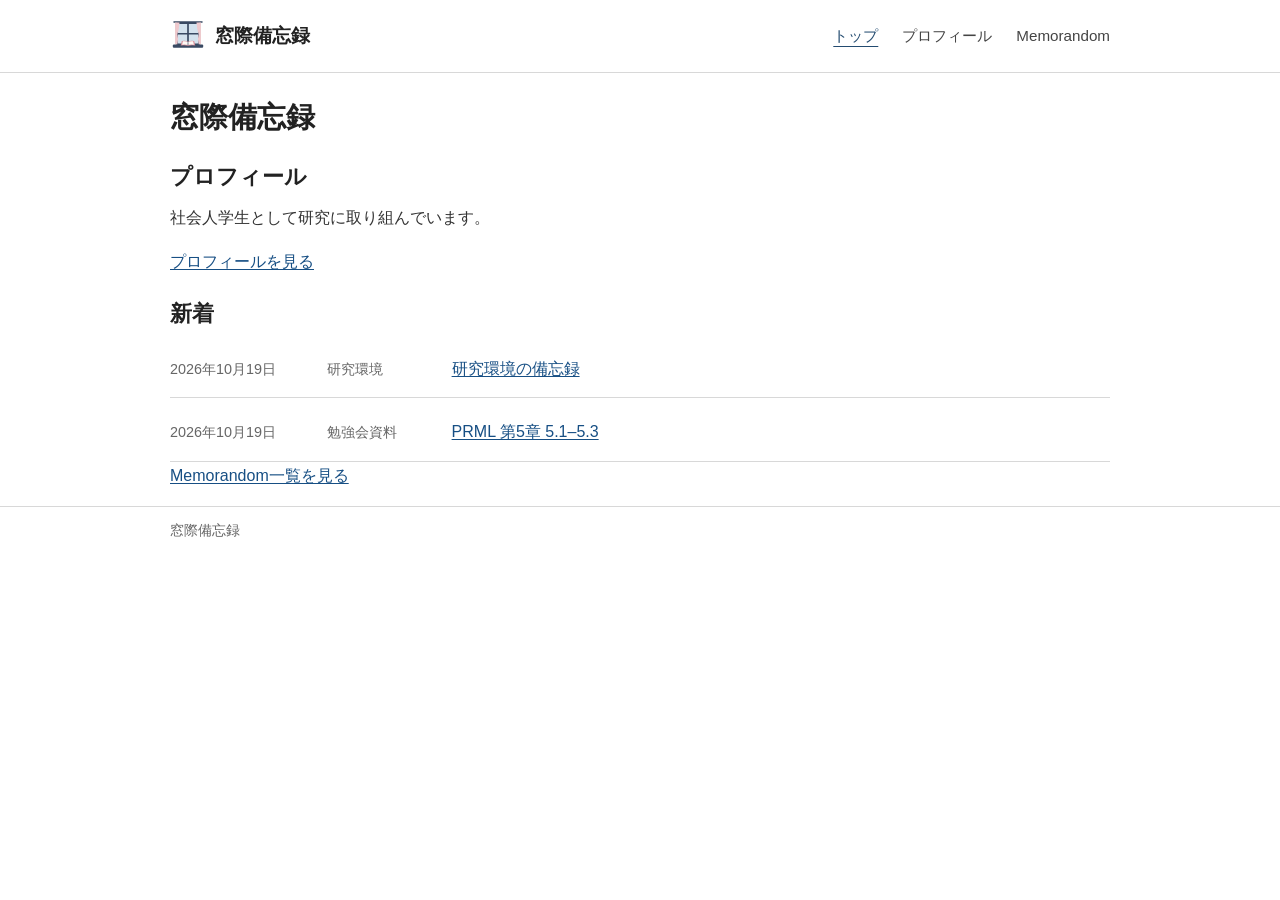
<file: index.html>
<!doctype html>
<html lang="ja">
<head>
  <meta charset="utf-8">
  <meta name="viewport" content="width=device-width, initial-scale=1">
  <title>窓際備忘録</title>
  <meta name="description" content="社会人学生のプロフィールと勉強会資料・研究環境の備忘録。">
  <link rel="stylesheet" href="./assets/css/style.css">
</head>
<body>
  <header class="site-header">
    <div class="container header-inner">
      <a class="brand" href="./"><img class="brand-logo" src="assets/images/logo.svg" alt=""><span>窓際備忘録</span></a>
      <nav aria-label="メインナビゲーション">
        <ul class="nav-list">
          <li><a href="./" aria-current="page">トップ</a></li>
          <li><a href="./profile/">プロフィール</a></li>
          <li><a href="./memorandom/">Memorandom</a></li>
        </ul>
      </nav>
    </div>
  </header>

  <main class="container">
    <h1>窓際備忘録</h1>

    <section>
      <h2>プロフィール</h2>
      <p>社会人学生として研究に取り組んでいます。</p>
      <p><a href="./profile/">プロフィールを見る</a></p>
    </section>

    <section aria-labelledby="recent-notes">
      <h2 id="recent-notes">新着</h2>
      <ul class="note-list">
        <li class="note-entry">
          <time datetime="2026-10-19">2026年10月19日</time>
          <span class="category">研究環境</span>
          <a href="./memorandom/research-environment/">研究環境の備忘録</a>
        </li>
        <li class="note-entry">
          <time datetime="2026-10-19">2026年10月19日</time>
          <span class="category">勉強会資料</span>
          <a href="./memorandom/prml-5-1-5-3/">PRML 第5章 5.1–5.3</a>
        </li>
      </ul>
      <p><a href="./memorandom/">Memorandom一覧を見る</a></p>
    </section>
  </main>

  <footer class="site-footer">
    <div class="container footer-inner">窓際備忘録</div>
  </footer>
</body>
</html>
</file>
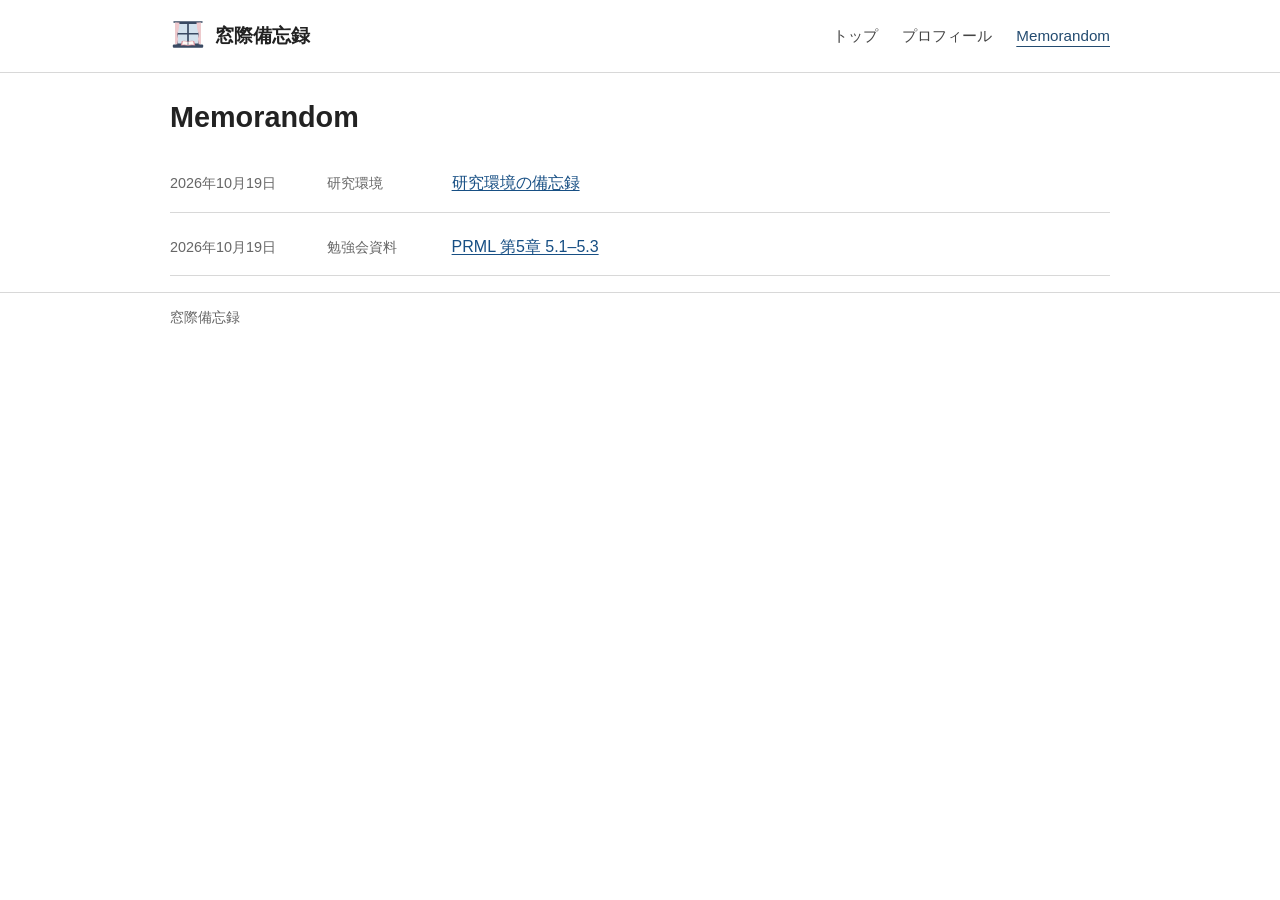
<file: memorandom/index.html>
<!doctype html>
<html lang="ja">
<head>
  <meta charset="utf-8">
  <meta name="viewport" content="width=device-width, initial-scale=1">
  <title>Memorandom | 窓際備忘録</title>
  <meta name="description" content="勉強会資料や研究環境のMemorandom。">
  <link rel="stylesheet" href="../assets/css/style.css">
</head>
<body>
  <header class="site-header">
    <div class="container header-inner">
      <a class="brand" href="../"><img class="brand-logo" src="../assets/images/logo.svg" alt=""><span>窓際備忘録</span></a>
      <nav aria-label="メインナビゲーション">
        <ul class="nav-list">
          <li><a href="../">トップ</a></li>
          <li><a href="../profile/">プロフィール</a></li>
          <li><a href="./" aria-current="page">Memorandom</a></li>
        </ul>
      </nav>
    </div>
  </header>

  <main class="container">
    <h1>Memorandom</h1>
    <ul class="note-list">
      <li class="note-entry">
        <time datetime="2026-10-19">2026年10月19日</time>
        <span class="category">研究環境</span>
        <a href="./research-environment/">研究環境の備忘録</a>
      </li>
      <li class="note-entry">
        <time datetime="2026-10-19">2026年10月19日</time>
        <span class="category">勉強会資料</span>
        <a href="./prml-5-1-5-3/">PRML 第5章 5.1–5.3</a>
      </li>
    </ul>
  </main>

  <footer class="site-footer">
    <div class="container footer-inner">窓際備忘録</div>
  </footer>
</body>
</html>
</file>
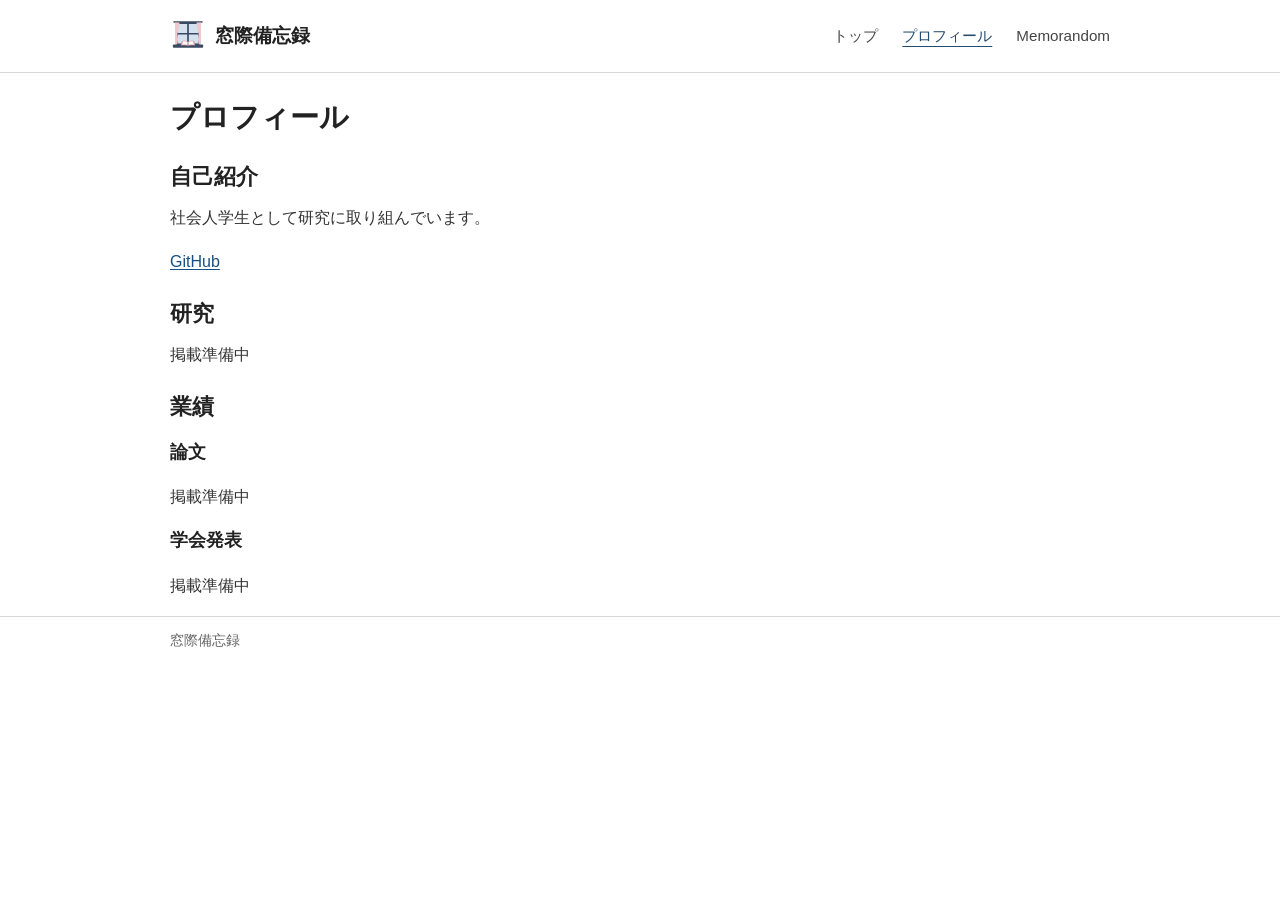
<file: profile/index.html>
<!doctype html>
<html lang="ja">
<head>
  <meta charset="utf-8">
  <meta name="viewport" content="width=device-width, initial-scale=1">
  <title>プロフィール | 窓際備忘録</title>
  <meta name="description" content="プロフィール、研究テーマ、業績。">
  <link rel="stylesheet" href="../assets/css/style.css">
</head>
<body>
  <header class="site-header">
    <div class="container header-inner">
      <a class="brand" href="../"><img class="brand-logo" src="../assets/images/logo.svg" alt=""><span>窓際備忘録</span></a>
      <nav aria-label="メインナビゲーション">
        <ul class="nav-list">
          <li><a href="../">トップ</a></li>
          <li><a href="./" aria-current="page">プロフィール</a></li>
          <li><a href="../memorandom/">Memorandom</a></li>
        </ul>
      </nav>
    </div>
  </header>

  <main class="container">
    <h1>プロフィール</h1>

    <section>
      <h2>自己紹介</h2>
      <p>社会人学生として研究に取り組んでいます。</p>
      <p><a href="https://github.com/mnwest">GitHub</a></p>
    </section>

    <section>
      <h2>研究</h2>
      <p>掲載準備中</p>
    </section>

    <section>
      <h2>業績</h2>
      <h3>論文</h3>
      <p>掲載準備中</p>
      <h3>学会発表</h3>
      <p>掲載準備中</p>
    </section>
  </main>

  <footer class="site-footer">
    <div class="container footer-inner">窓際備忘録</div>
  </footer>
</body>
</html>
</file>
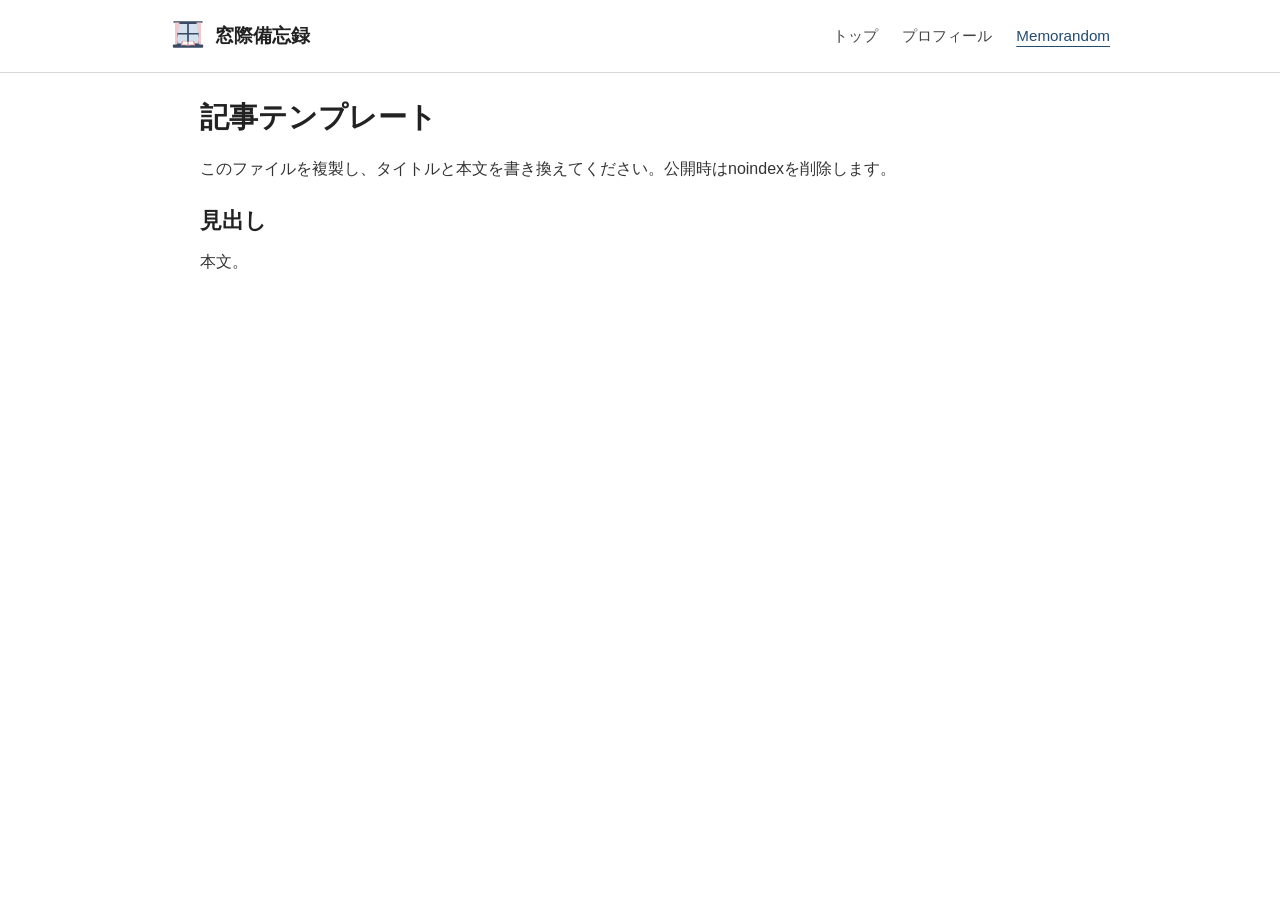
<file: memorandom/_template/index.html>
<!doctype html>
<html lang="ja">
<head>
  <meta charset="utf-8">
  <meta name="viewport" content="width=device-width, initial-scale=1">
  <title>記事テンプレート | 窓際備忘録</title>
  <meta name="robots" content="noindex, nofollow">
  <link rel="stylesheet" href="../../assets/css/style.css">
</head>
<body>
  <header class="site-header">
    <div class="container header-inner">
      <a class="brand" href="../../"><img class="brand-logo" src="../../assets/images/logo.svg" alt=""><span>窓際備忘録</span></a>
      <nav aria-label="メインナビゲーション">
        <ul class="nav-list">
          <li><a href="../../">トップ</a></li>
          <li><a href="../../profile/">プロフィール</a></li>
          <li><a href="../" aria-current="location">Memorandom</a></li>
        </ul>
      </nav>
    </div>
  </header>

  <main class="container article-container">
    <article>
      <h1>記事テンプレート</h1>
      <p>このファイルを複製し、タイトルと本文を書き換えてください。公開時はnoindexを削除します。</p>
      <section>
        <h2>見出し</h2>
        <p>本文。</p>
      </section>
    </article>
  </main>
</body>
</html>
</file>
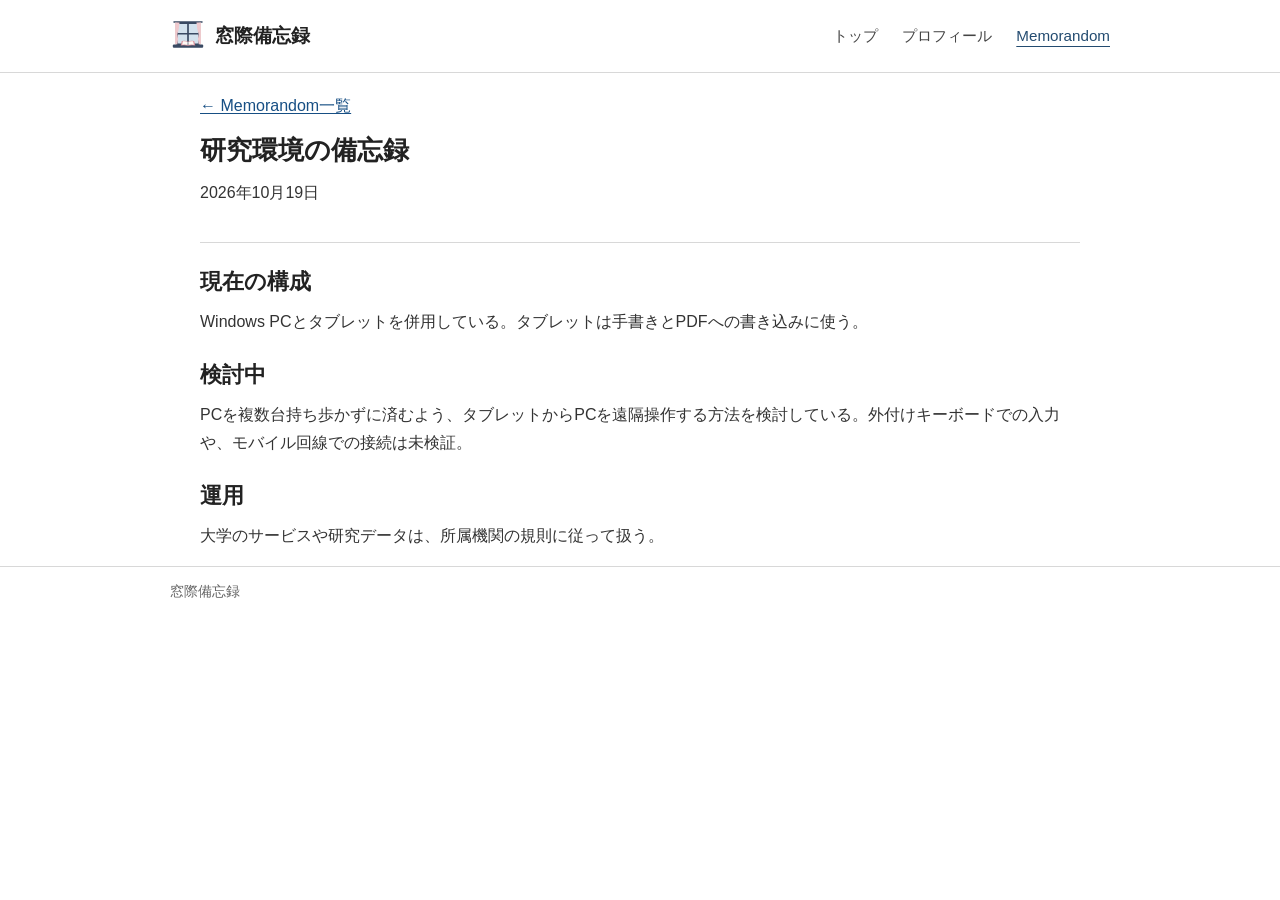
<file: memorandom/research-environment/index.html>
<!doctype html>
<html lang="ja">
<head>
  <meta charset="utf-8">
  <meta name="viewport" content="width=device-width, initial-scale=1">
  <title>研究環境の備忘録 | 窓際備忘録</title>
  <meta name="description" content="研究用PC、遠隔操作、研究記録の管理についてのメモ。">
  <link rel="stylesheet" href="../../assets/css/style.css">
</head>
<body>
  <header class="site-header">
    <div class="container header-inner">
      <a class="brand" href="../../"><img class="brand-logo" src="../../assets/images/logo.svg" alt=""><span>窓際備忘録</span></a>
      <nav aria-label="メインナビゲーション">
        <ul class="nav-list">
          <li><a href="../../">トップ</a></li>
          <li><a href="../../profile/">プロフィール</a></li>
          <li><a href="../../memorandom/" aria-current="location">Memorandom</a></li>
        </ul>
      </nav>
    </div>
  </header>

  <main class="container article-container">
    <article>
      <header class="article-heading">
        <a class="back-link" href="../../memorandom/">← Memorandom一覧</a>
        <h1>研究環境の備忘録</h1>
        <p><time datetime="2026-10-19">2026年10月19日</time></p>
      </header>

      <section>
        <h2>現在の構成</h2>
        <p>Windows PCとタブレットを併用している。タブレットは手書きとPDFへの書き込みに使う。</p>
      </section>

      <section>
        <h2>検討中</h2>
        <p>PCを複数台持ち歩かずに済むよう、タブレットからPCを遠隔操作する方法を検討している。外付けキーボードでの入力や、モバイル回線での接続は未検証。</p>
      </section>

      <section>
        <h2>運用</h2>
        <p>大学のサービスや研究データは、所属機関の規則に従って扱う。</p>
      </section>
    </article>
  </main>

  <footer class="site-footer">
    <div class="container footer-inner">窓際備忘録</div>
  </footer>
</body>
</html>
</file>
<file: assets/css/style.css>
@charset "UTF-8";

:root {
  color-scheme: light;
  --paper: #fff;
  --ink: #222;
  --body: #333;
  --muted: #666;
  --accent: #234b70;
  --line: #d8d8d8;
  --wash: #f6f7f8;
  --sans: Arial, "Hiragino Kaku Gothic ProN", "Yu Gothic", Meiryo, sans-serif;
}

* { box-sizing: border-box; }
[hidden] { display: none !important; }

body {
  margin: 0;
  background: var(--paper);
  color: var(--body);
  font-family: var(--sans);
  font-size: 16px;
  line-height: 1.75;
}

a { color: #174f84; text-underline-offset: .15em; }
a:hover { color: #102f4f; }
a:focus-visible, button:focus-visible, summary:focus-visible, textarea:focus-visible {
  outline: 2px solid #174f84;
  outline-offset: 2px;
}

h1, h2, h3 { color: var(--ink); line-height: 1.45; }
h1 { margin-block: 1.5rem 1rem; font-size: 1.8rem; font-weight: 600; }
h2 { margin-block: 1.4rem .7rem; font-size: 1.35rem; font-weight: 600; }
h3 { font-size: 1.1rem; font-weight: 600; }
p { margin: 0 0 1rem; }
ul, ol { padding-left: 1.5rem; }
li + li { margin-top: .35rem; }
button, textarea { font: inherit; }
button { cursor: pointer; }

.container { width: min(940px, calc(100% - 40px)); margin-inline: auto; }
.skip-link { position: absolute; top: -100px; left: 1rem; z-index: 10; padding: .5rem .8rem; background: var(--ink); color: white; }
.skip-link:focus { top: 1rem; }

.site-header { border-bottom: 1px solid var(--line); }
.header-inner { display: flex; align-items: center; justify-content: space-between; gap: 2rem; min-height: 72px; }
.brand { display: inline-flex; align-items: center; gap: .55rem; color: var(--ink); font-size: 1.2rem; font-weight: 600; text-decoration: none; white-space: nowrap; }
.brand-logo { display: block; width: 36px; height: 36px; }
.nav-list { display: flex; gap: 1.5rem; padding: 0; margin: 0; list-style: none; }
.nav-list li { margin: 0; }
.nav-list a { display: block; padding: .45rem 0; color: #444; font-size: .95rem; text-decoration: none; }
.nav-list a:hover, .nav-list a[aria-current] { color: var(--accent); text-decoration: underline; text-underline-offset: .35em; }

.note-list { padding: 0; margin: 0; list-style: none; }
.note-entry { display: grid; grid-template-columns: 9rem 7rem minmax(0, 1fr); gap: .4rem .8rem; align-items: baseline; padding-block: .9rem; border-bottom: 1px solid var(--line); }
.note-entry time, .category { color: var(--muted); font-size: .9rem; }
.article-container { max-width: 880px; }
.article-heading { padding-block: 1.2rem; border-bottom: 1px solid var(--line); }
.article-heading h1 { margin-block: .65rem; font-size: 1.65rem; }
.article-heading .note-meta { display: flex; flex-wrap: wrap; gap: .4rem .8rem; align-items: baseline; margin-bottom: .5rem; }
.article-context { color: var(--muted); font-size: .9rem; }
.article-footer { padding-block: 1rem; border-top: 1px solid var(--line); font-size: .9rem; }

.site-footer { margin-top: 1rem; border-top: 1px solid var(--line); }
.footer-inner { padding-block: .8rem; color: var(--muted); font-size: .85rem; }

@media (max-width: 640px) {
  .container { width: calc(100% - 32px); }
  .header-inner { display: block; padding-block: .8rem .6rem; }
  .header-inner nav { margin-top: .3rem; }
  .nav-list { gap: 1.2rem; }
  .nav-list a { padding-block: .35rem; font-size: .9rem; }
  .note-entry { grid-template-columns: minmax(0, 1fr); gap: .1rem; }
  .article-heading h1 { font-size: 1.4rem; }
}

@media print {
  .site-header, .site-footer, .skip-link, .article-footer { display: none; }
  a { color: black; }
  h2, h3 { break-after: avoid; }
}
</file>
